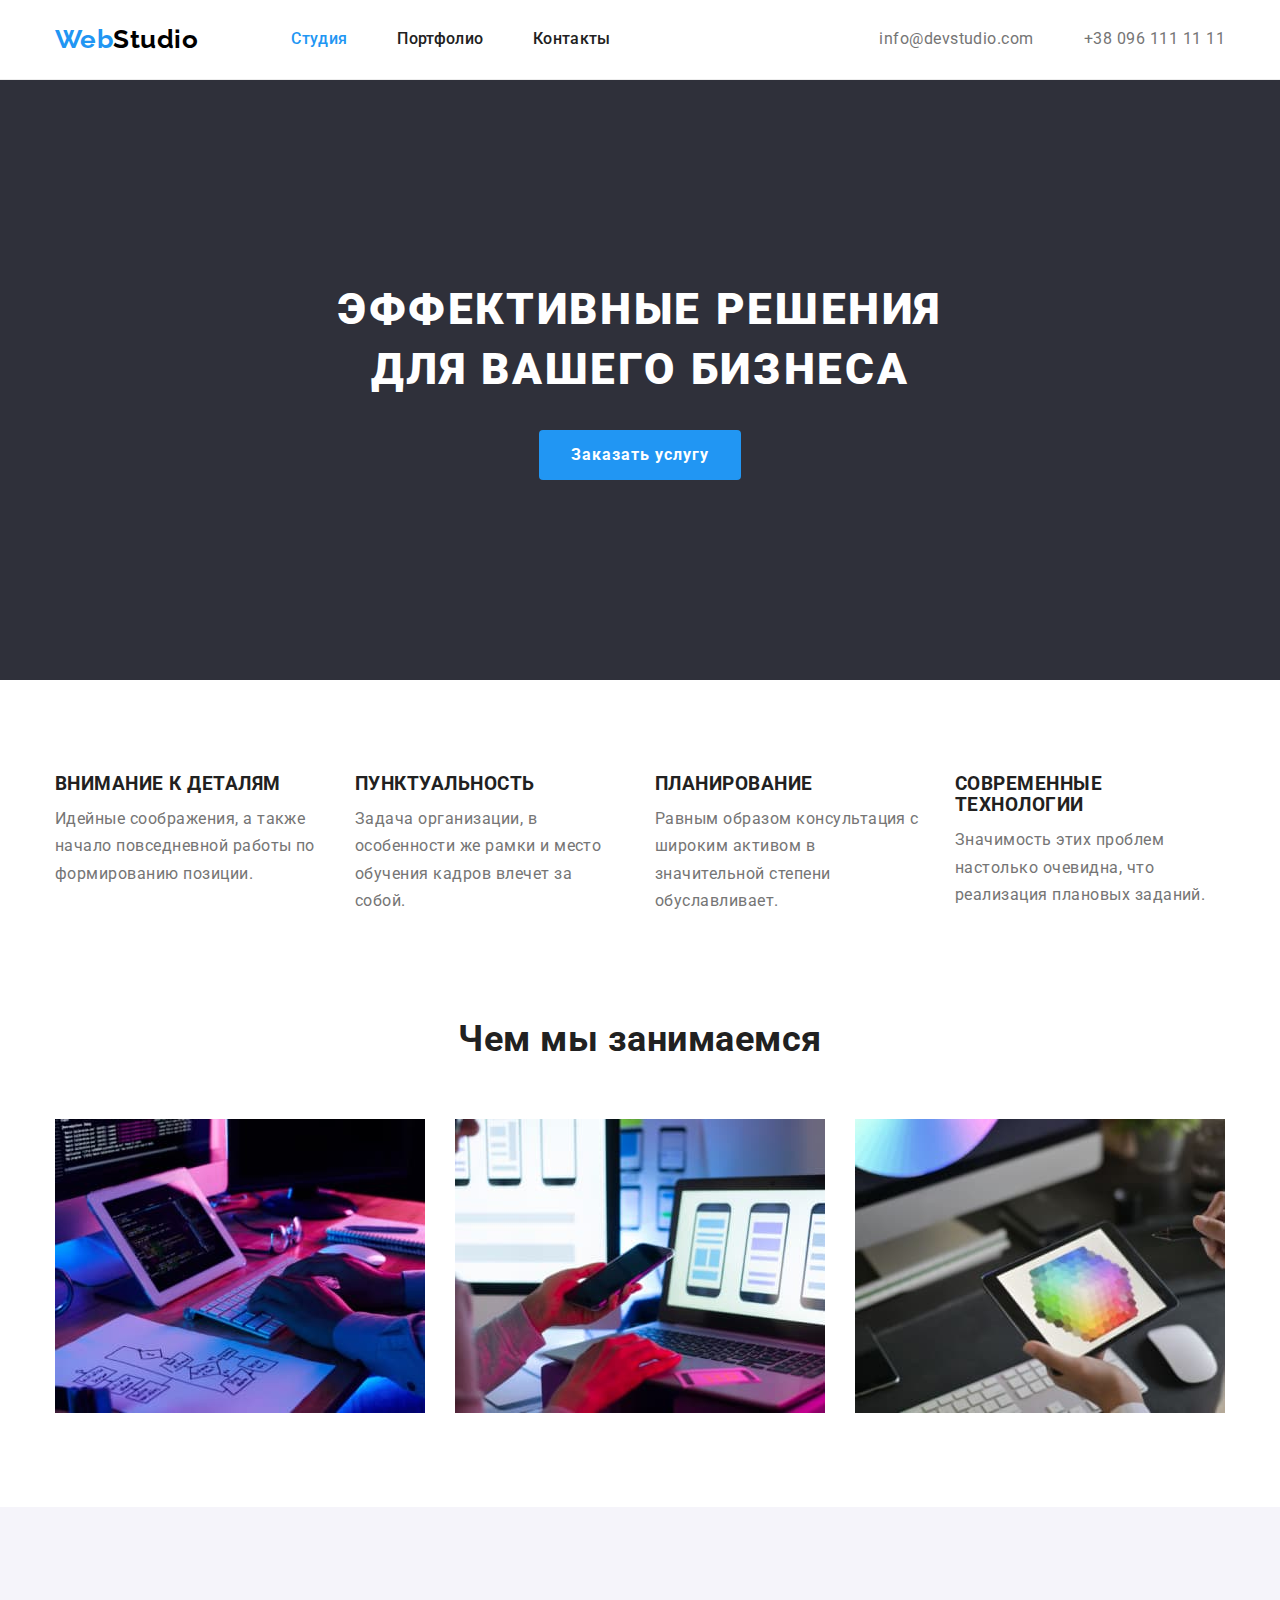
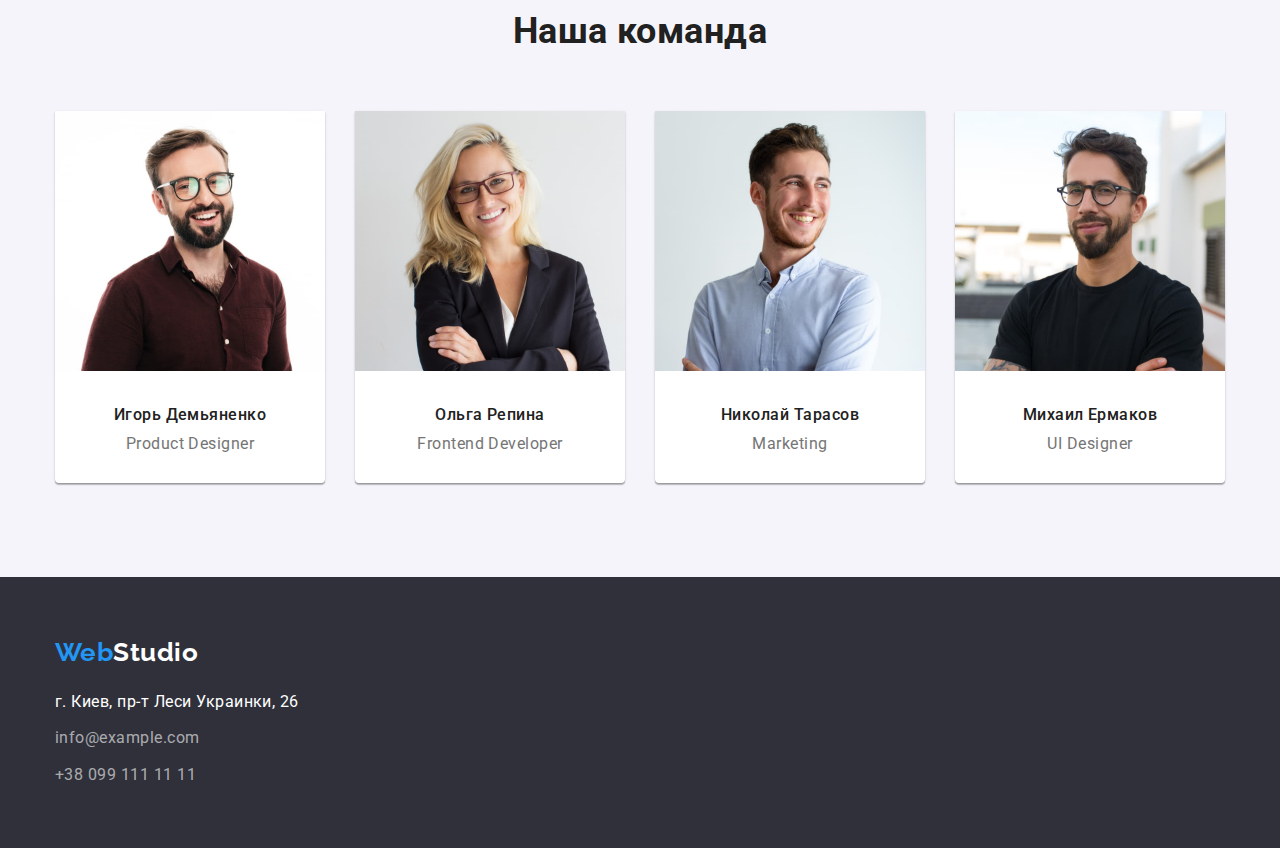
<file: index.html>
<!DOCTYPE html>
<html lang="ru">
<head>
   <meta charset="UTF-8">
   <meta http-equiv="X-UA-Compatible" content="IE=edge">
   <meta name="viewport" content="width=device-width, initial-scale=1.0">
   <title>Студия</title>
   <link href="https://fonts.googleapis.com/css2?family=Raleway:wght@700&family=Roboto:wght@400;500;700;900&display=swap" rel="stylesheet">
   <link rel="stylesheet" href="https://cdnjs.cloudflare.com/ajax/libs/modern-normalize/1.1.0/modern-normalize.min.css">
   <link rel="stylesheet" href="./css/style.css">
</head>
<body>
   <header class="page-header">
      <div class="container container-header">
         <nav class="site-nav">
            <a href="" class="logo">Web<span class="studio">Studio</span></a>
            <ul class="nav-list">
               <li class="nav-item"> <a href="" class="link-current">Студия</a> </li>
               <li class="nav-item"> <a href="./portfolio.html" class="link">Портфолио</a> </li>
               <li class="nav-item"> <a href="" class="link">Контакты</a> </li>
            </ul>
         </nav>
            <ul class="contacts-list">
               <li class="contacts-item"> <a href="mailto:info@example.com" class="contacts">info@devstudio.com</a></li>
               <li class="contacts-item"> <a href="tel:+380961111111" class="contacts">+38 096 111 11 11</a></li>
            </ul>
      </div>      
   </header>
   <main>
      <section class="section-hero">
         <h1 class="title-hero">ЭФФЕКТИВНЫЕ РЕШЕНИЯ <br> ДЛЯ ВАШЕГО БИЗНЕСА</h1>
         <button class="btn" type="button">Заказать услугу</button>
      </section>
      <section class="section"> 
         <div class="container">
            <h2 class="section-title visually-hidden">Особенности</h2>
            <ul class="features-list">
               <li class="features">
                  <h3 class="features-title">ВНИМАНИЕ К ДЕТАЛЯМ</h3>
                  <p class="features-text">Идейные соображения, а также начало повседневной работы по формированию позиции.</p>
               </li>
               <li class="features">
                  <h3 class="features-title">ПУНКТУАЛЬНОСТЬ</h3>
                  <p class="features-text">Задача организации, в особенности же рамки и место обучения кадров влечет за собой.</p>
               </li>
               <li class="features">
                  <h3 class="features-title">ПЛАНИРОВАНИЕ</h3>
                  <p class="features-text">Равным образом консультация с широким активом в значительной степени обуславливает.</p>
               </li>
               <li class="features">
                  <h3 class="features-title">СОВРЕМЕННЫЕ ТЕХНОЛОГИИ</h3>
                  <p class="features-text">Значимость этих проблем настолько очевидна, что реализация плановых заданий.</p>
               </li>
            </ul>
         </div>
      </section>
      <section class="section section-img">
         <div class="container">
            <h2 class="section-title">Чем мы занимаемся</h2>
            <ul class="img-list">
               <li class=""> <img class="img" src="./images/box1.jpg" alt="box1" width="370"></li>
               <li class=""> <img class="img" src="./images/box2.jpg" alt="box2" width="370"></li>
               <li class=""> <img class="img" src="./images/box3.jpg" alt="box3" width="370"></li>
            </ul>
         </div>
      </section>
      <section class="section section-team">
         <div class="container">
            <h2 class="section-title">Наша команда</h2>
            <ul class="team-list">
               <li class="team-list-item">
                  <img src="./images/ProductDesigner.jpg" alt="ProductDesigner" width="270">
                     <div class="team-stand">
                        <h3 class="team-list-name">Игорь Демьяненко</h3>
                        <p class="team-list-position">Product Designer</p>
                     </div>
               </li>
               <li class="team-list-item">
                  <img src="./images/FrontendDeveloper.jpg" alt="FrontendDeveloper" width="270">
                     <div class="team-stand">
                        <h3 class="team-list-name">Ольга Репина</h3>
                        <p class="team-list-position">Frontend Developer</p>
                     </div>
               </li>        
               <li class="team-list-item">
                  <img src="./images/Marketing.jpg" alt="Marketing" width="270">
                     <div class="team-stand">
                        <h3 class="team-list-name">Николай Тарасов</h3>
                        <p class="team-list-position">Marketing</p>
                     </div>
               </li>        
               <li class="team-list-item">
                  <img src="./images/UIDesigner.jpg" alt="UIDesigner" width="270">
                     <div class="team-stand">
                        <h3 class="team-list-name">Михаил Ермаков</h3>
                        <p class="team-list-position">UI Designer</p>
                     </div>
               </li>
            </ul>
         </div>
      </section>
   </main>
   <footer class="footer"> 
      <div class="container">
      <a href="" class="logo-footer">Web<span class="studio-footer">Studio</span></a>
         <address class="address">
            <ul class="address-list">
               <li class="address-list-item"> <p> г. Киев, пр-т Леси Украинки, 26</p></li>
               <li class="address-list-item"> <a href="mailto:info@example.com" class="e-mail-footer">info@example.com</a></li>
               <li class="address-list-item"> <a href="tel:+380991111111" class="tel-footer">+38 099 111 11 11</a></li>
            </ul>
         </address>
       </div>
   </footer>
</body>
</html>
</file>
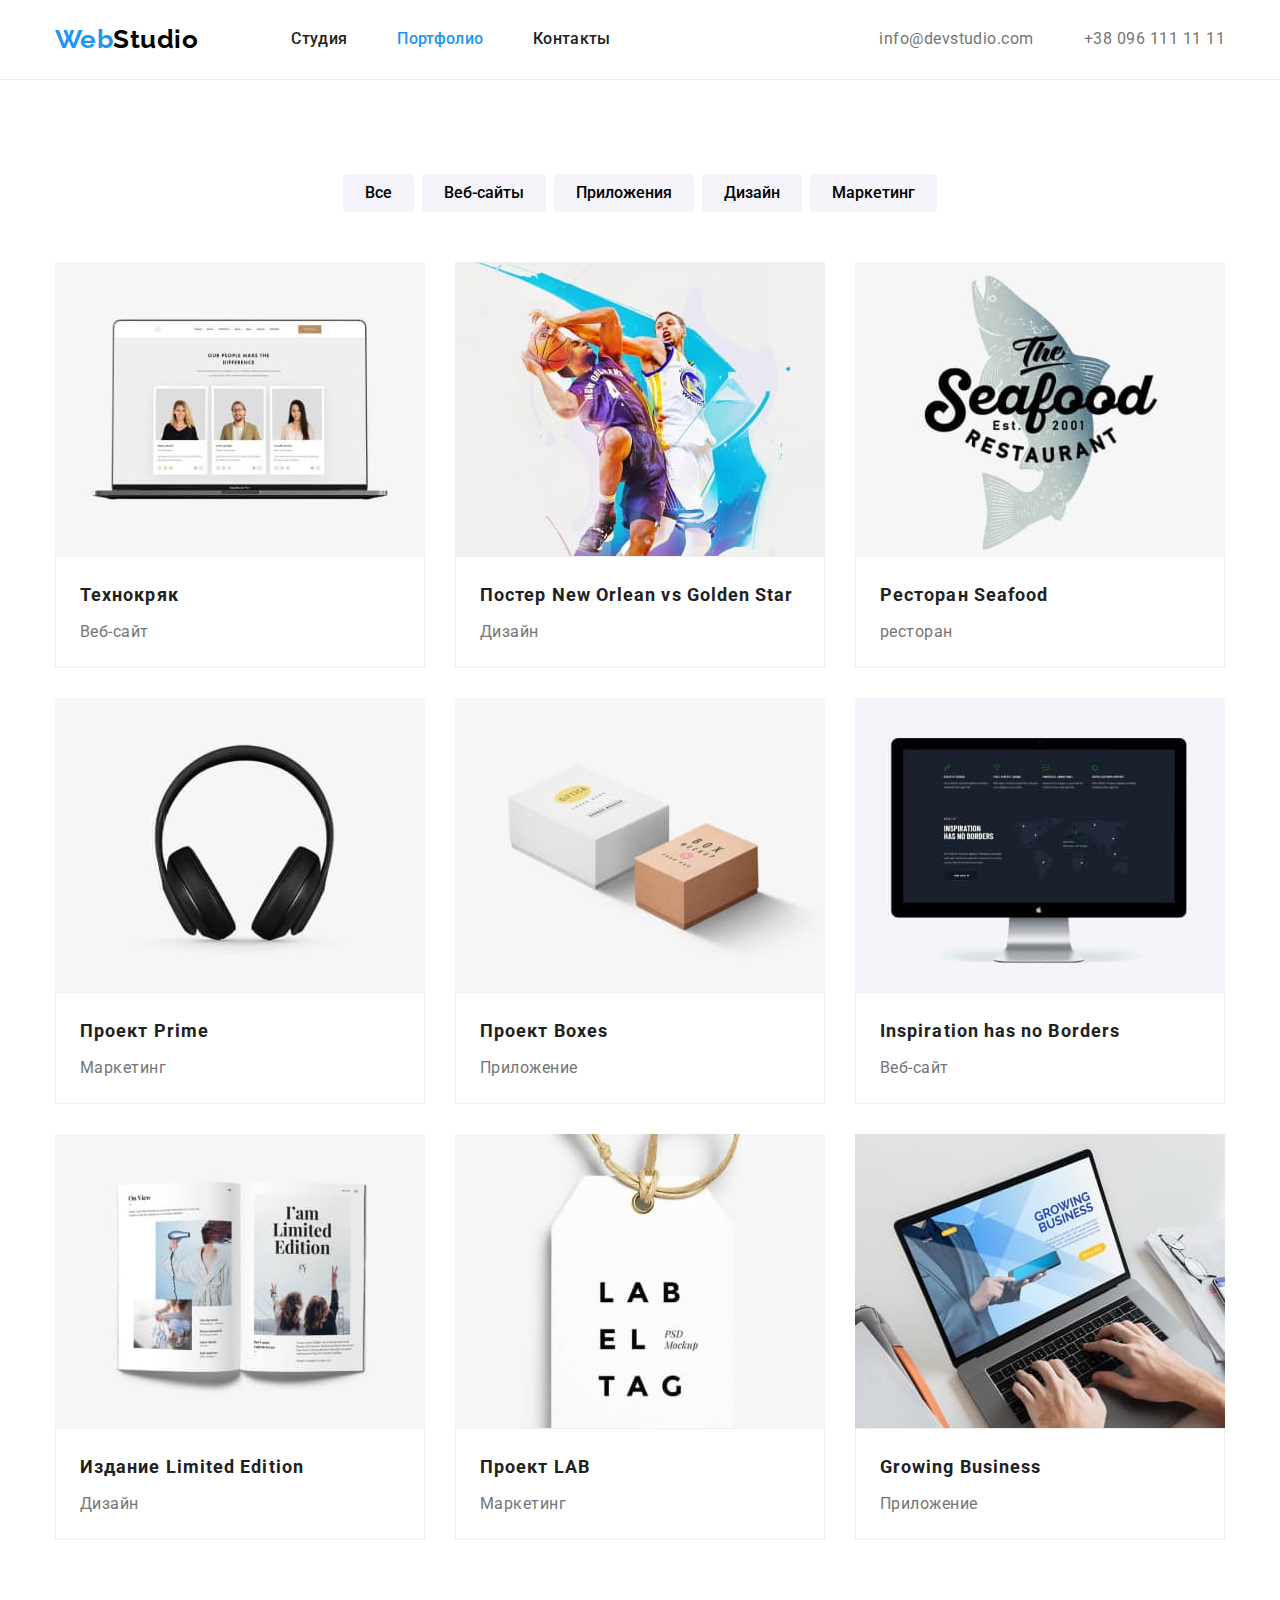
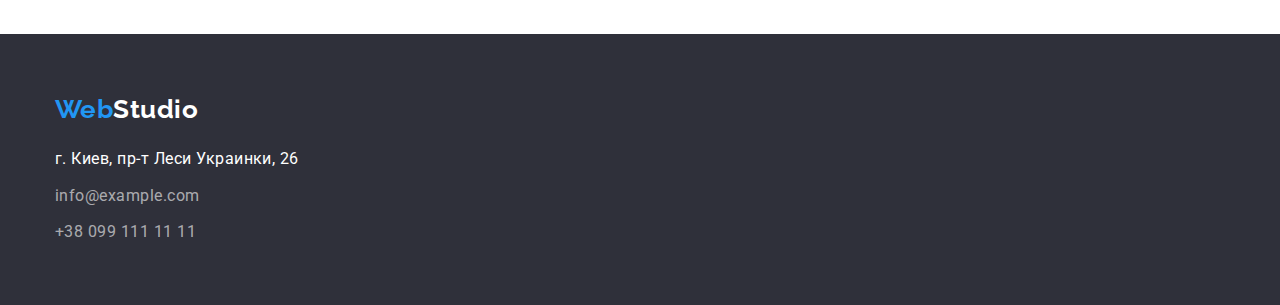
<file: portfolio.html>
<!DOCTYPE html>
<html lang="ru">
<head>
   <meta charset="UTF-8">
   <meta http-equiv="X-UA-Compatible" content="IE=edge">
   <meta name="viewport" content="width=device-width, initial-scale=1.0">
   <title>Портфолио</title>
   <link href="https://fonts.googleapis.com/css2?family=Raleway:wght@700&family=Roboto:wght@400;500;700;900&display=swap" rel="stylesheet">
   <link rel="stylesheet" href="https://cdnjs.cloudflare.com/ajax/libs/modern-normalize/1.1.0/modern-normalize.min.css">
   <link rel="stylesheet" href="./css/style.css">
</head>
<body>
   <header class="page-header">
      <div class="container container-header">
         <nav class="site-nav">
            <a href="" class="logo">Web<span class="studio">Studio</span></a>
            <ul class="nav-list">
               <li class="nav-item"> <a href="./index.html" class="link">Студия</a> </li>
               <li class="nav-item"> <a href="" class="link-current">Портфолио</a> </li>
               <li class="nav-item"> <a href="" class="link">Контакты</a> </li>
            </ul>
         </nav>
         <ul class="contacts-list">
            <li class="contacts-item"> <a href="mailto:info@example.com" class="contacts">info@devstudio.com</a></li>
            <li class="contacts-item"> <a href="tel:+380961111111" class="contacts">+38 096 111 11 11</a></li>
         </ul>
      </div>
   </header>
   <main>
      <section class="section">
         <div class="container">
            <h1 class="section-title visually-hidden">Portfolio</h1>
            <ul class="filter-list">
               <li class="filter-item">
                  <button class="filter-button" type="button">Все</button>
               </li>
               <li class="filter-item">
                  <button class="filter-button" type="button">Веб-сайты</button>
               </li>
               <li class="filter-item">
                  <button class="filter-button" type="button">Приложения</button>
               </li>
               <li class="filter-item">
                  <button class="filter-button" type="button">Дизайн</button>
               </li>
               <li class="filter-item">
                  <button class="filter-button" type="button">Маркетинг</button>
               </li>
            </ul>
            <ul class="project-list">
               <li class="project-item">
                  <a href="" class="project-link"><img class="img" src="./images/img1.jpg" alt="tehnocrack" width="370">
                     <div class="border"><h2 class="project-title">Технокряк</h2>
                     <p class="project-text">Веб-сайт</p></div>
                  </a>
               </li>
               <li class="project-item">
                  <a href="" class="project-link"><img class="img" src="./images/img2.jpg" alt="poster" width="370">
                     <div class="border"><h2 class="project-title">Постер New Orlean vs Golden Star</h2>
                     <p class="project-text">Дизайн</p></div>
                  </a>
               </li>
               <li class="project-item">
                  <a href="" class="project-link"><img class="img" src="./images/img3.jpg" alt="theseafood" width="370">
                     <div class="border"><h2 class="project-title">Ресторан Seafood</h2>
                     <p class="project-text">ресторан</p></div>
                  </a>
               </li>
               <li class="project-item">
                  <a href="" class="project-link"><img class="img" src="./images/img4.jpg" alt="headphones" width="370">
                     <div class="border"><h2 class="project-title">Проект Prime</h2>
                     <p class="project-text">Маркетинг</p></div> 
                  </a>
               </li>
               <li class="project-item">
                  <a href="" class="project-link"><img class="img" src="./images/img5.jpg" alt="boxes" width="370">
                     <div class="border"><h2 class="project-title">Проект Boxes</h2>
                     <p class="project-text">Приложение</p></div>
                  </a>
               </li>
               <li class="project-item">
                  <a href="" class="project-link"><img class="img" src="./images/img6.jpg" alt="monitor" width="370">
                     <div class="border"><h2 class="project-title">Inspiration has no Borders</h2>
                     <p class="project-text">Веб-сайт</p></div>
                  </a>
               </li>
               <li class="project-item">
                  <a href="" class="project-link"><img class="img" src="./images/img7.jpg" alt="book" width="370">
                     <div class="border"><h2 class="project-title">Издание Limited Edition</h2>
                     <p class="project-text">Дизайн</p></div>
                  </a>
               </li>
               <li class="project-item">
                  <a href="" class="project-link"><img class="img" src="./images/img8.jpg" alt="label" width="370">
                     <div class="border"><h2 class="project-title">Проект LAB</h2>
                     <p class="project-text">Маркетинг</p></div>
                  </a>
               </li>
               <li class="project-item">
                  <a href="" class="project-link"><img class="img" src="./images/img9.jpg" alt="notebook" width="370">
                     <div class="border"><h2 class="project-title">Growing Business</h2>
                     <p class="project-text">Приложение</p></div>
                  </a>
               </li>
            </ul> 
         </div>
      </section>
   </main>
   <footer class="footer"> 
      <div class="container">
         <a href="" class="logo-footer">Web<span class="studio-footer">Studio</span></a>
            <address class="address">
               <ul class="address-list">
                  <li class="address-list-item"> <p> г. Киев, пр-т Леси Украинки, 26</p></li>
                  <li class="address-list-item"> <a href="mailto:info@example.com" class="e-mail-footer">info@example.com</a></li>
                  <li class="address-list-item"> <a href="tel:+380991111111" class="tel-footer">+38 099 111 11 11</a></li>
               </ul>
            </address>
       </div>
   </footer>
</body>
</html>
</file>
<file: css/style.css>
html {
  box-sizing: border-box;
}

*,
*::before,
*::after {
  box-sizing: inherit;
}

:root {
  --primary-text-color: #212121;
  --text-color: #757575;
  --accent-color: #2196f3;
  --primary-white-color: #ffffff;
  --logo-color: #000000;
  --grey-color: #f5f4fa;
  --card-shadow: 0px 1px 3px rgba(0, 0, 0, 0.12),
    0px 1px 1px rgba(0, 0, 0, 0.14), 0px 2px 1px rgba(0, 0, 0, 0.2);
  --card-interval: 30px;
}
body {
  font-family: Roboto, sans-serif;
  color: var(--primary-text-color);
  background-color: var(--primary-white-color);
  letter-spacing: 0.03em;
}
h1,
h2,
h3,
h4,
p,
ul {
  margin: 0;
  padding: 0;
}
ul {
  list-style: none;
}
/* Common classes */
.container {
  width: 1200px;
  margin: 0 auto;
  padding: 0 15px;
}
.img {
  display: block;
  width: 100%;
  height: auto;
}
.visually-hidden {
  position: absolute;
  width: 1px;
  height: 1px;
  margin: -1px;
  border: 0;
  padding: 0;
  white-space: nowrap;
  clip-path: inset(100%);
  clip: rect(0 0 0 0);
  overflow: hidden;
}

/* common header */
.page-header {
  border-bottom: 1px solid #ececec;
  height: 80px;
  display: flex;
}
.container-header {
  display: flex;
  justify-content: space-between;
  align-items: center;
}
.site-nav {
  display: flex;
  align-items: center;
}

.logo {
  color: var(--accent-color);
  font-family: Raleway;
  font-weight: 700;
  font-size: 26px;
  line-height: 1.19;
  text-align: left;
  text-decoration: none;
  display: inline-block;
  margin-right: 93px;
}

.studio {
  display: inline-block;
  color: var(--logo-color);
}

.nav-list {
  display: flex;
}
.nav-item:not(:last-child) {
  margin-right: 50px;
}
.contacts-item:not(:last-child) {
  margin-right: 50px;
}

.link {
  color: var(--primary-text-color);
  text-decoration: none;
  display: block;
  padding-top: 20px;
  padding-bottom: 20px;
  font-weight: 500;
  line-height: 1.14;
  letter-spacing: 0.02em;
}
.link-current {
  color: var(--accent-color);
  text-decoration: none;
  display: block;
  padding-top: 20px;
  padding-bottom: 20px;
  font-weight: 500;
  line-height: 1.14;
  letter-spacing: 0.02em;
}
.link:hover,
.link:focus,
.contacts:hover,
.contacts:focus {
  color: var(--accent-color);
}

.contacts-list {
  list-style-type: none;
  text-decoration: none;
  display: flex;
}
.contacts {
  color: var(--text-color);
  text-decoration: none;
  display: block;
  padding-top: 20px;
  padding-bottom: 20px;
}

/* main index.html */
.section-hero {
  padding: 200px 0;
  background: #2f303a;
  text-align: center;
}
.title-hero {
  color: var(--primary-white-color);
  font-size: 44px;
  font-weight: 900;
  line-height: 1.36;
  letter-spacing: 0.06em;
  text-align: center;
  margin-bottom: 30px;
}
.btn {
  color: var(--primary-white-color);
  background: var(--accent-color);
  font-size: 16px;
  line-height: 1.88;
  font-weight: 700;
  letter-spacing: 0.06em;
  cursor: pointer;
  border-radius: 4px;
  border: 0;
  padding: 10px 32px;
}
.btn:hover {
  background: #188ce8;
}
.section {
  padding: 94px 0;
}
.section-title {
  font-size: 36px;
  font-weight: 700;
  line-height: 1.67;
  text-align: center;
  margin-bottom: 50px;
}

.features-list {
  display: flex;
}
.features {
  flex-basis: 270px;
}
.features:not(:last-child) {
  margin-right: var(--card-interval);
}

.features-title {
  font-weight: 700;
  line-height: 1.14;
  margin-bottom: 10px;
}
.features-text {
  color: var(--text-color);
  line-height: 1.71;
  text-align: left;
}
.section-img {
  padding-top: 0;
}
.img-list {
  display: flex;
  justify-content: space-between;
}

.section-team {
  background: var(--grey-color);
}
.team-list {
  display: flex;
  justify-content: space-between;
}
.team-list-item {
  background: var(--primary-white-color);
  box-shadow: var(--card-shadow);
  border-radius: 0px 0px 4px 4px;
  text-align: center;
}
.team-stand {
  padding: 30px 0;
}
.team-list-name {
  font-size: 16px;
  font-weight: 500;
  line-height: 1.19;
  margin-bottom: 10px;
}
.team-list-position {
  color: var(--text-color);
  font-size: 16px;
  line-height: 1.19;
}
/* main portfolio.html */
.portfolio-section {
}

.filter-list {
  display: flex;
  justify-content: center;
  margin-bottom: 50px;
}
.filter-item {
}
.filter-item:not(:last-child) {
  margin-right: 8px;
}

.filter-button {
  cursor: pointer;
  background: var(--grey-color);
  font-size: 16px;
  font-weight: 500;
  line-height: 1.63;
  border-radius: 4px;
  border: none;
  display: inline-block;
  padding: 6px 22px;
}
.filter-button:hover {
  color: var(--primary-white-color);
  background: var(--accent-color);
}

.project-list {
  display: flex;
  flex-wrap: wrap;
  margin-left: calc(-1 * var(--card-interval));
  margin-top: calc(-1 * var(--card-interval));
}

.project-item {
  flex-basis: calc(100% / 3 - var(--card-interval));
  margin-left: var(--card-interval);
  margin-top: var(--card-interval);
}

.project-link {
  text-decoration: none;
  color: inherit;
  display: block;
}

.project-title {
  font-size: 18px;
  font-weight: 700;
  line-height: 2;
  letter-spacing: 0.06em;
  margin-bottom: 4px;
}
.project-text {
  color: var(--text-color);
  font-size: 16px;
  line-height: 1.88;
}
.border {
  border: 1px solid #eeeeee;
  padding: 20px 24px;
}
/* common footer */
.footer {
  background: #2f303a;
  padding: 60px 0;
}
.logo-footer {
  color: var(--accent-color);
  font-family: Raleway;
  font-weight: 700;
  font-size: 26px;
  line-height: 1.19;
  text-align: left;
  text-decoration: none;
  display: inline-block;
  margin-bottom: 20px;
}
.studio-footer {
  color: var(--primary-white-color);
  display: inline-block;
}
.address {
  color: var(--primary-white-color);
  line-height: 1.71;
}
.address-list {
  font-style: normal;
}

.address-list-item:not(:last-child) {
  margin-bottom: 9px;
}
.e-mail-footer {
  color: rgba(255, 255, 255, 0.6);
  text-decoration: none;
  display: block;
}
.tel-footer {
  color: rgba(255, 255, 255, 0.6);
  text-decoration: none;
  display: block;
}
</file>
